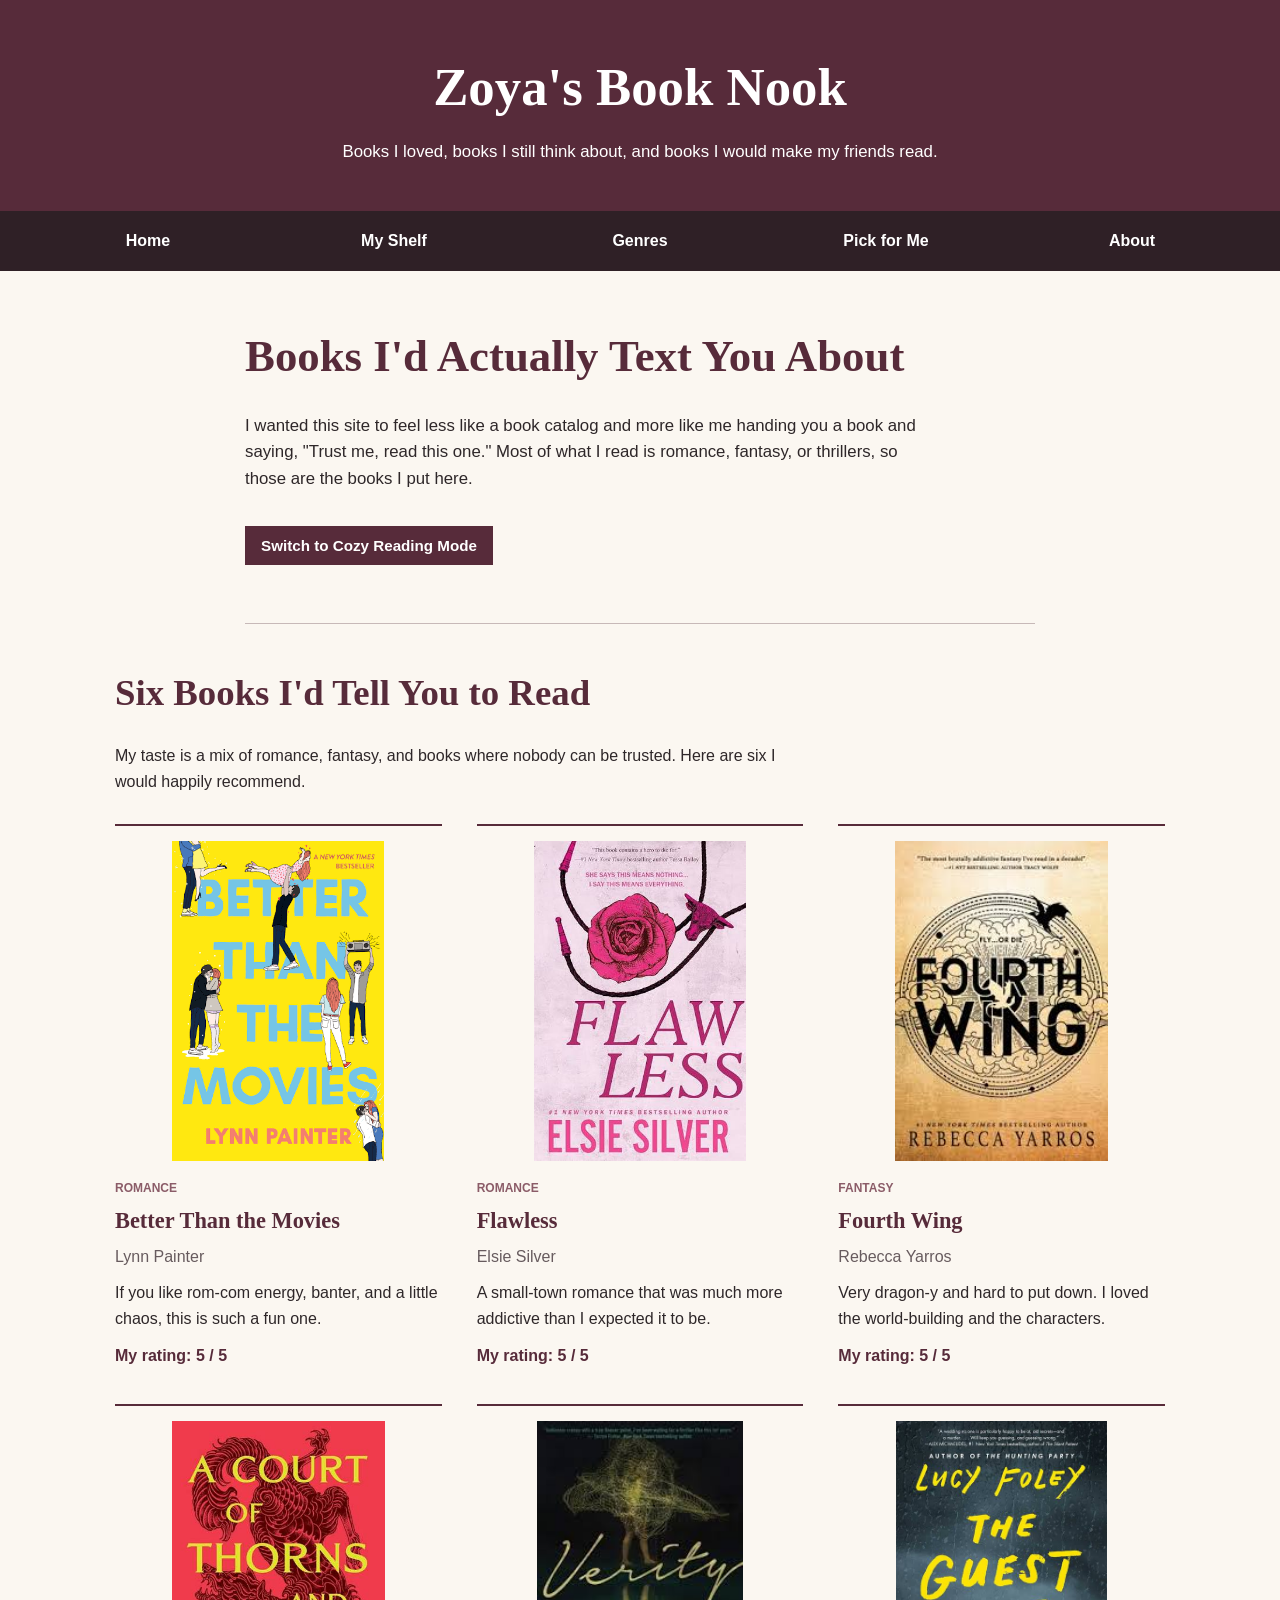
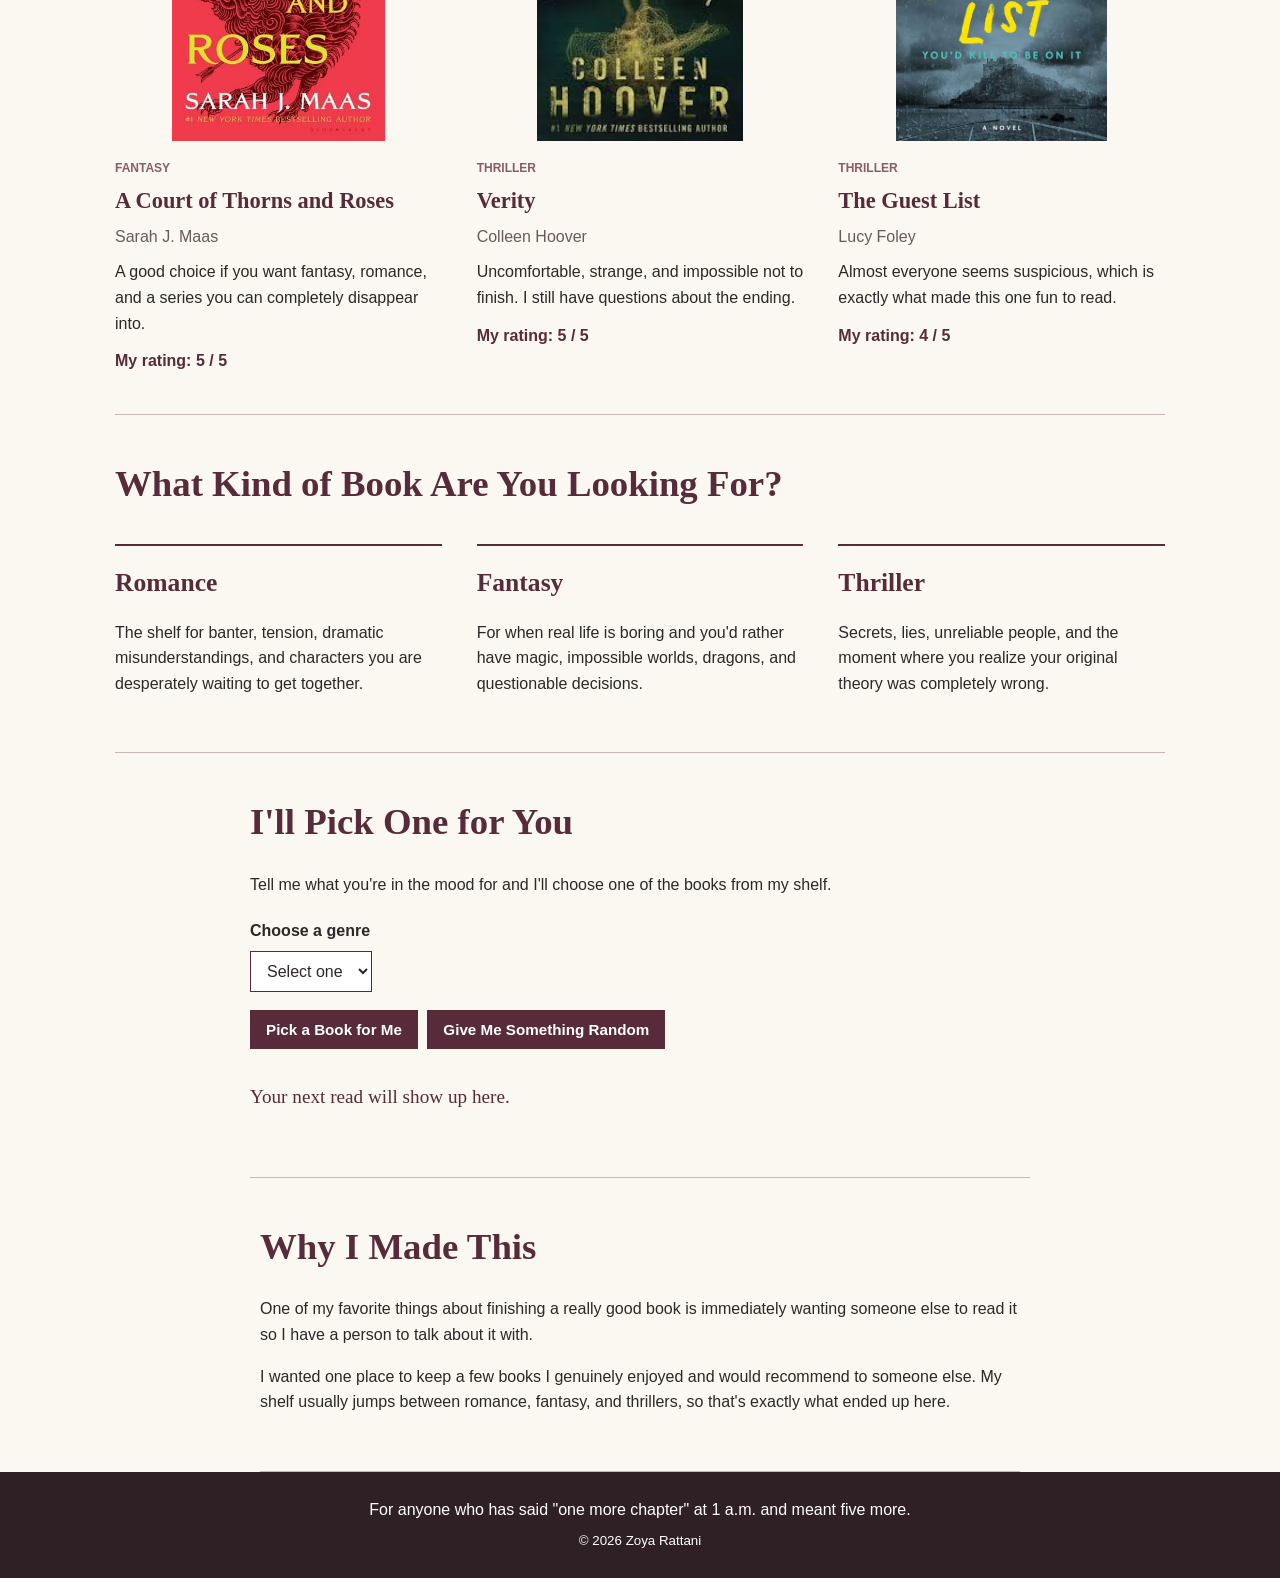
<file: index.html>
<!DOCTYPE html>
<html lang="en">

<head>
    <meta charset="UTF-8">
    <meta name="viewport" content="width=device-width, initial-scale=1.0">

    <meta name="description"
          content="Zoya's Book Nook is a personal collection of romance, fantasy, and thriller books I would recommend to a friend.">

    <meta name="author" content="Zoya Rattani">

    <title>Zoya's Book Nook</title>

    <link rel="stylesheet" href="style.css">
</head>

<body>

    <header>
        <h1>Zoya's Book Nook</h1>

        <p class="tagline">
            Books I loved, books I still think about, and books I would make my friends read.
        </p>
    </header>


    <nav>
        <a href="#home">Home</a>
        <a href="#books">My Shelf</a>
        <a href="#genres">Genres</a>
        <a href="#recommend">Pick for Me</a>
        <a href="#about">About</a>
    </nav>


    <main>

        <section id="home" class="hero">

            <h2>Books I'd Actually Text You About</h2>

            <p>
                I wanted this site to feel less like a book catalog and more like
                me handing you a book and saying, "Trust me, read this one."
                Most of what I read is romance, fantasy, or thrillers, so those are the books I put here.
            </p>

            <button id="cozy-button">
                Switch to Cozy Reading Mode
            </button>

        </section>


        <section id="books">

            <h2>Six Books I'd Tell You to Read</h2>

            <p class="section-intro">
                My taste is a mix of romance, fantasy, and books where nobody can
                be trusted. Here are six I would happily recommend.
            </p>


            <div class="book-grid">

                <article class="book-entry">

                    <img
                        src="images/better-than-movies.png"
                        alt="Better Than the Movies book cover"
                    >

                    <p class="genre-label">ROMANCE</p>

                    <h3>Better Than the Movies</h3>

                    <p class="author">
                        Lynn Painter
                    </p>

                    <p class="book-note">
                        If you like rom-com energy, banter, and a little chaos,
                        this is such a fun one.
                    </p>

                    <p class="rating">
                        My rating: 5 / 5
                    </p>

                </article>


                <article class="book-entry">

                    <img
                        src="images/flawless.jpeg"
                        alt="Flawless book cover"
                    >

                    <p class="genre-label">ROMANCE</p>

                    <h3>Flawless</h3>

                    <p class="author">
                        Elsie Silver
                    </p>

                    <p class="book-note">
                        A small-town romance that was much more addictive
                        than I expected it to be.
                    </p>

                    <p class="rating">
                        My rating: 5 / 5
                    </p>

                </article>


                <article class="book-entry">

                    <img
                        src="images/fourth-wing.jpeg"
                        alt="Fourth Wing book cover"
                    >

                    <p class="genre-label">FANTASY</p>

                    <h3>Fourth Wing</h3>

                    <p class="author">
                        Rebecca Yarros
                    </p>

                    <p class="book-note">
                        Very dragon-y and hard to put down. I loved the world-building and the characters.
                    </p>

                    <p class="rating">
                        My rating: 5 / 5
                    </p>

                </article>


                <article class="book-entry">

                    <img
                        src="images/acotar.jpeg"
                        alt="A Court of Thorns and Roses book cover"
                    >

                    <p class="genre-label">FANTASY</p>

                    <h3>A Court of Thorns and Roses</h3>

                    <p class="author">
                        Sarah J. Maas
                    </p>

                    <p class="book-note">
                        A good choice if you want fantasy, romance,
                        and a series you can completely disappear into.
                    </p>

                    <p class="rating">
                        My rating: 5 / 5
                    </p>

                </article>


                <article class="book-entry">

                    <img
                        src="images/verity.jpeg"
                        alt="Verity book cover"
                    >

                    <p class="genre-label">THRILLER</p>

                    <h3>Verity</h3>

                    <p class="author">
                        Colleen Hoover
                    </p>

                    <p class="book-note">
                        Uncomfortable, strange, and impossible not to finish.
                        I still have questions about the ending.
                    </p>

                    <p class="rating">
                        My rating: 5 / 5
                    </p>

                </article>


                <article class="book-entry">

                    <img
                        src="images/guest-list.jpeg"
                        alt="The Guest List book cover"
                    >

                    <p class="genre-label">THRILLER</p>

                    <h3>The Guest List</h3>

                    <p class="author">
                        Lucy Foley
                    </p>

                    <p class="book-note">
                        Almost everyone seems suspicious, which is exactly
                        what made this one fun to read.
                    </p>

                    <p class="rating">
                        My rating: 4 / 5
                    </p>

                </article>

            </div>

        </section>


        <section id="genres">

            <h2>What Kind of Book Are You Looking For?</h2>

            <div class="genre-grid">

                <div class="genre-section">

                    <h3>Romance</h3>

                    <p>
                        The shelf for banter, tension, dramatic misunderstandings,
                        and characters you are desperately waiting to get together.
                    </p>

                </div>


                <div class="genre-section">

                    <h3>Fantasy</h3>

                    <p>
                        For when real life is boring and you'd rather have magic,
                        impossible worlds, dragons, and questionable decisions.
                    </p>

                </div>


                <div class="genre-section">

                    <h3>Thriller</h3>

                    <p>
                        Secrets, lies, unreliable people, and the moment where
                        you realize your original theory was completely wrong.
                    </p>

                </div>

            </div>

        </section>


        <section id="recommend">

            <h2>I'll Pick One for You</h2>

            <p>
                Tell me what you're in the mood for and I'll choose
                one of the books from my shelf.
            </p>


            <label for="genreSelect">
                Choose a genre
            </label>


            <select id="genreSelect">

                <option value="">
                    Select one
                </option>

                <option value="romance">
                    Romance
                </option>

                <option value="fantasy">
                    Fantasy
                </option>

                <option value="thriller">
                    Thriller
                </option>

            </select>


            <div class="button-row">

                <button id="recommend-button">
                    Pick a Book for Me
                </button>

                <button id="random-button">
                    Give Me Something Random
                </button>

            </div>


            <p id="bookResult">
                Your next read will show up here.
            </p>

        </section>


        <section id="about">

            <h2>Why I Made This</h2>

            <p>
                One of my favorite things about finishing a really good book
                is immediately wanting someone else to read it so I have a person
                to talk about it with.
            </p>

            <p>
                I wanted one place to keep a few books I genuinely enjoyed and
                would recommend to someone else. My shelf usually jumps between
                romance, fantasy, and thrillers, so that's exactly what ended up here.
            </p>

        </section>

    </main>


    <footer>

        <p>
            For anyone who has said "one more chapter" at 1 a.m. and meant five more.
        </p>

        <small>
            &copy; 2026 Zoya Rattani
        </small>

    </footer>


    <script src="script.js"></script>

</body>

</html>
</file>
<file: style.css>
html {
    scroll-behavior: smooth;
}

body {
    margin: 0;
    font-family: Arial, sans-serif;
    background-color: #fbf7f1;
    color: #2e2729;
    line-height: 1.6;
}


/* Header */

header {
    background-color: #572b3a;
    color: white;
    text-align: center;
    padding: 45px 20px;
}

h1,
h2,
h3 {
    font-family: Georgia, serif;
}

h1 {
    font-size: 3.3rem;
    margin: 0;
}

.tagline {
    max-width: 650px;
    margin: 10px auto 0;
    font-size: 1.05rem;
}


/* Navigation */

nav {
    display: grid;
    grid-template-columns: repeat(5, 1fr);
    background-color: #2f2026;
    text-align: center;
    padding: 12px 25px;
}

nav a {
    color: white;
    text-decoration: none;
    font-weight: bold;
    padding: 5px;
}

nav a:hover {
    text-decoration: underline;
}


/* Main */

main {
    max-width: 1050px;
    margin: auto;
    padding: 0 25px;
}

section {
    padding: 40px 0;
    border-bottom: 1px solid #c7b9b8;
}

h2 {
    color: #572b3a;
    font-size: 2.3rem;
    margin-top: 0;
    margin-bottom: 20px;
}

h3 {
    color: #572b3a;
}


/* Intro */

.hero {
    max-width: 790px;
    margin: auto;
    padding-top: 50px;
    padding-bottom: 50px;
}

.hero h2 {
    font-size: 2.8rem;
}

.hero p {
    max-width: 680px;
    font-size: 1.05rem;
    margin-bottom: 25px;
}

.section-intro {
    max-width: 700px;
    margin-bottom: 30px;
}


/* Books */

.book-grid {
    display: grid;
    grid-template-columns: repeat(3, 1fr);
    gap: 35px;
}

.book-entry {
    border-top: 2px solid #572b3a;
    padding-top: 15px;
}

.book-entry img {
    display: block;
    width: 100%;
    max-width: 220px;
    height: 320px;
    object-fit: contain;
    margin: 0 auto 18px;
}

.genre-label {
    color: #8b5c68;
    font-size: 0.75rem;
    font-weight: bold;
    margin: 0;
}

.book-entry h3 {
    font-size: 1.4rem;
    margin: 5px 0;
}

.author {
    color: #675b5e;
    margin: 0 0 10px;
}

.book-note {
    margin: 0 0 12px;
}

.rating {
    color: #572b3a;
    font-weight: bold;
    margin: 0;
}


/* Genres */

.genre-grid {
    display: grid;
    grid-template-columns: repeat(3, 1fr);
    gap: 35px;
    margin-top: 30px;
}

.genre-section {
    border-top: 2px solid #572b3a;
    padding-top: 12px;
}

.genre-section h3 {
    font-size: 1.6rem;
    margin: 5px 0 10px;
}


/* Recommendation */

#recommend {
    max-width: 780px;
    margin: auto;
}

#recommend label {
    display: block;
    font-weight: bold;
    margin: 20px 0 8px;
}

select {
    font-family: Arial, sans-serif;
    font-size: 1rem;
    background-color: white;
    color: #2e2729;
    border: 1px solid #572b3a;
    padding: 10px 12px;
}

.button-row {
    margin-top: 10px;
}

button {
    font-family: Arial, sans-serif;
    font-size: 0.95rem;
    font-weight: bold;
    background-color: #572b3a;
    color: white;
    border: 1px solid #572b3a;
    padding: 10px 15px;
    margin: 8px 5px 8px 0;
    cursor: pointer;
}

button:hover {
    background-color: #743b4e;
}

#bookResult {
    font-family: Georgia, serif;
    color: #572b3a;
    font-size: 1.2rem;
    min-height: 35px;
    margin-top: 25px;
}


/* About */

#about {
    max-width: 760px;
    margin: auto;
}


/* Footer */

footer {
    background-color: #2f2026;
    color: white;
    text-align: center;
    padding: 25px 20px;
}

footer p {
    margin: 0 0 5px;
}


/* Cozy reading mode */

body.cozy-mode {
    background-color: #211b1e;
    color: #eee5e2;
}

body.cozy-mode header {
    background-color: #3d222c;
}

body.cozy-mode nav {
    background-color: #170f12;
}

body.cozy-mode h2,
body.cozy-mode h3 {
    color: #e1b7c1;
}

body.cozy-mode section {
    border-bottom-color: #625056;
}

body.cozy-mode .book-entry,
body.cozy-mode .genre-section {
    border-top-color: #b77686;
}

body.cozy-mode .genre-label {
    color: #ca939f;
}

body.cozy-mode .author {
    color: #c9bbbe;
}

body.cozy-mode .rating {
    color: #dba6b2;
}

body.cozy-mode select {
    background-color: #302529;
    color: #eee5e2;
    border-color: #b77686;
}

body.cozy-mode #bookResult {
    color: #e1b7c1;
}

body.cozy-mode button {
    background-color: #743b4e;
}

body.cozy-mode button:hover {
    background-color: #8b4b60;
}


/* Tablet */

@media (max-width: 900px) {

    .book-grid {
        grid-template-columns: repeat(2, 1fr);
    }

    .genre-grid {
        grid-template-columns: repeat(2, 1fr);
    }
}


/* Phone */

@media (max-width: 600px) {

    nav {
        grid-template-columns: 1fr;
        gap: 8px;
    }

    main {
        padding: 0 20px;
    }

    h1 {
        font-size: 2.5rem;
    }

    h2 {
        font-size: 2rem;
    }

    .hero h2 {
        font-size: 2.2rem;
    }

    .book-grid {
        grid-template-columns: 1fr;
    }

    .genre-grid {
        grid-template-columns: 1fr;
    }

    .book-entry img {
        height: auto;
        max-width: 230px;
    }

    button {
        display: block;
        width: 100%;
        margin: 8px 0;
    }
}
</file>
